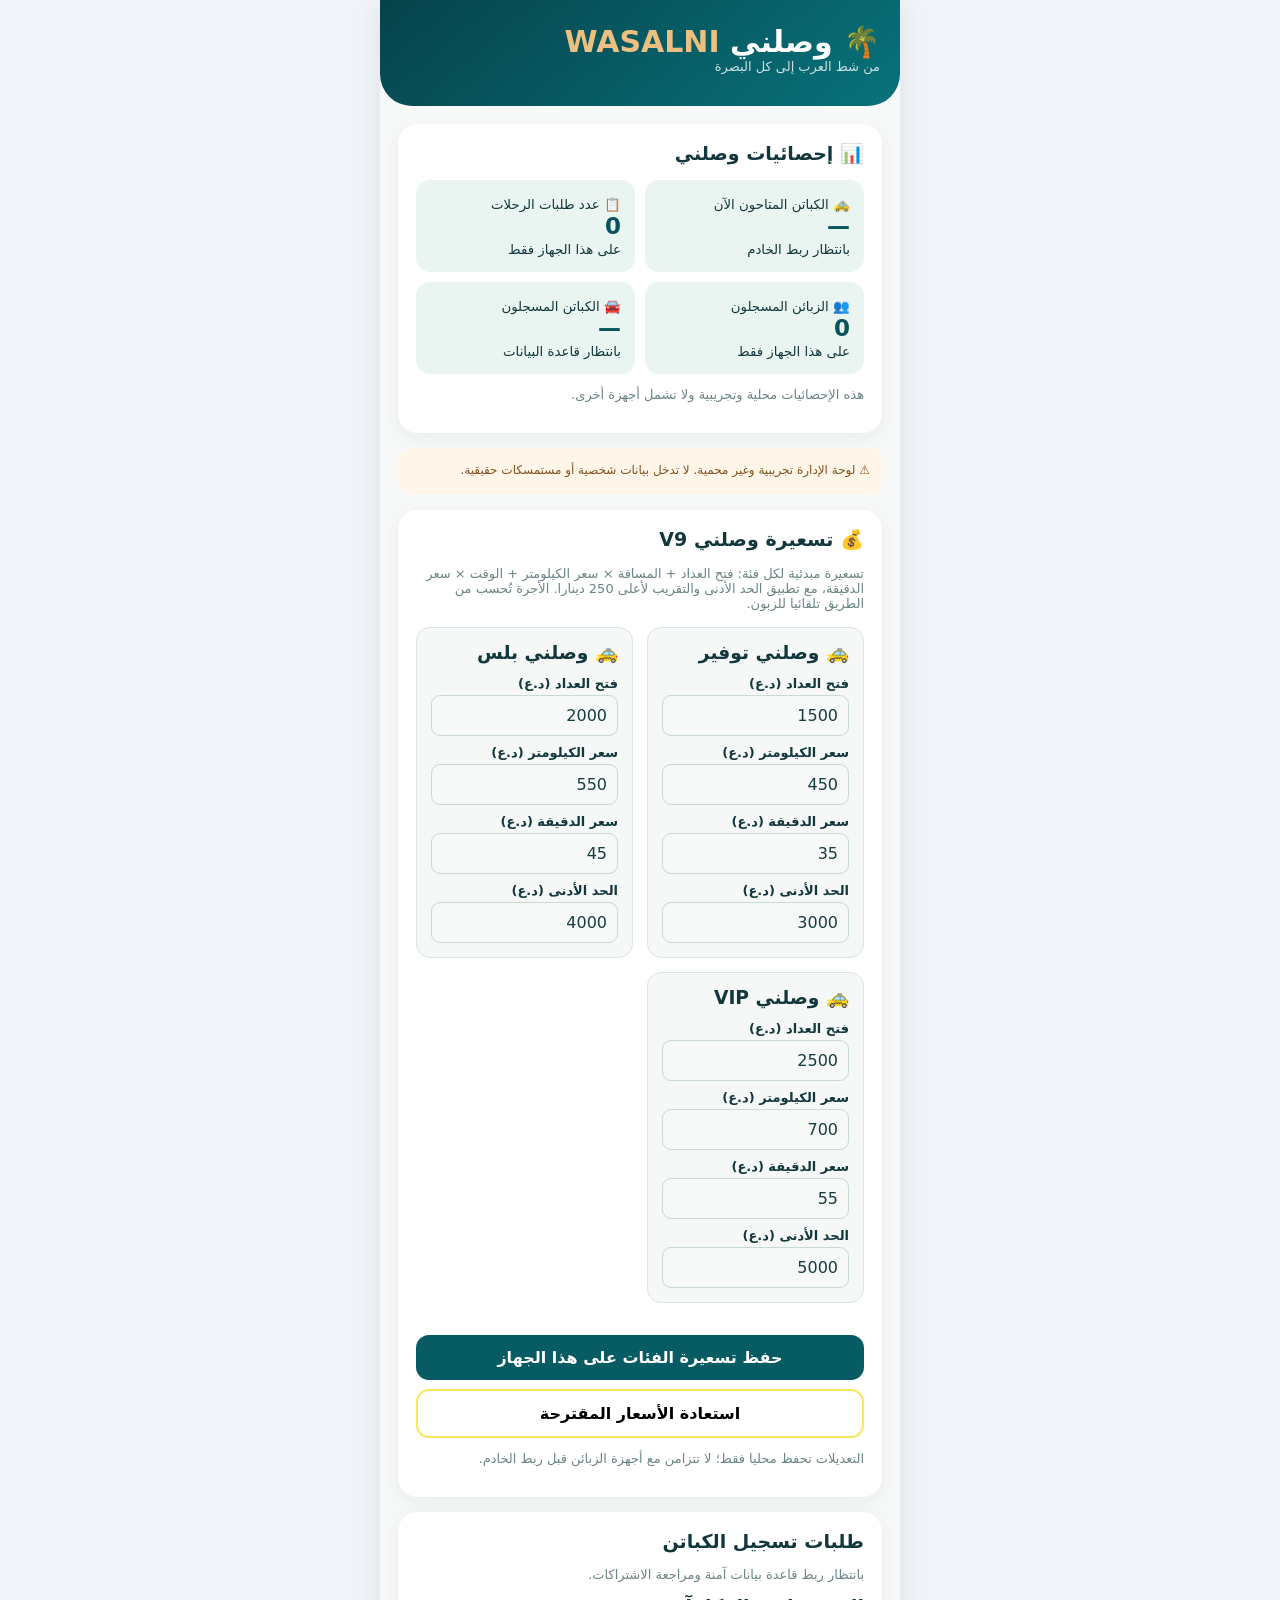
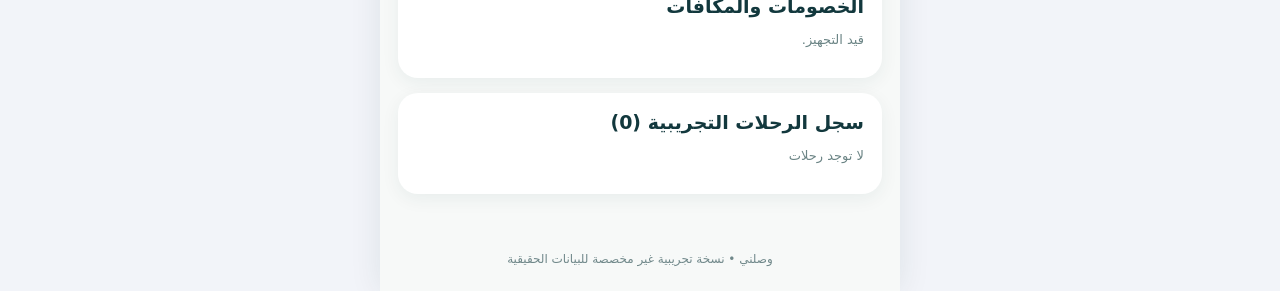
<file: admin.html>
<!doctype html><html lang="ar" dir="rtl"><head><meta charset="utf-8"><meta name="viewport" content="width=device-width,initial-scale=1"><meta name="theme-color" content="#07545c"><link rel="manifest" href="manifest.webmanifest"><link rel="stylesheet" href="style.css?v=14-20261116"><title>وصلني | الإدارة</title></head><body><div id="app"></div><script src="app.js?v=14-20261116"></script></body></html>
</file>
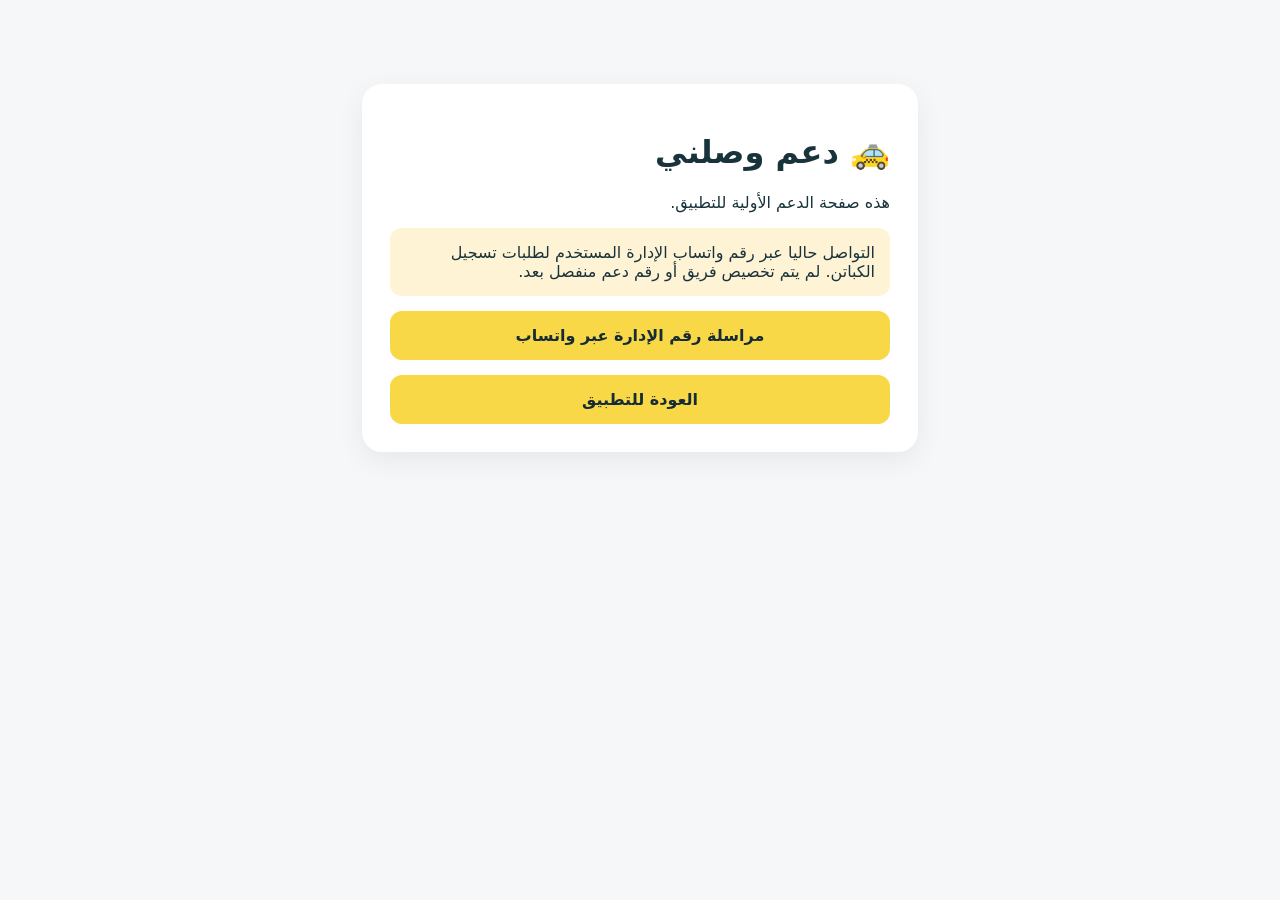
<file: support.html>
<!doctype html><html lang="ar" dir="rtl"><head><meta charset="utf-8"><meta name="viewport" content="width=device-width,initial-scale=1"><title>وصلني | الدعم</title><style>body{font-family:system-ui;background:#f5f7f9;color:#18333b;margin:0;padding:24px}.card{max-width:500px;margin:60px auto;background:white;padding:28px;border-radius:20px;box-shadow:0 8px 28px #0001}a{display:block;margin-top:15px;padding:15px;background:#f9d847;border-radius:12px;text-decoration:none;color:#152b35;text-align:center;font-weight:bold}.notice{background:#fff3d6;padding:15px;border-radius:12px}</style></head><body><div class="card"><h1>🚕 دعم وصلني</h1><p>هذه صفحة الدعم الأولية للتطبيق.</p><div class="notice">التواصل حاليا عبر رقم واتساب الإدارة المستخدم لطلبات تسجيل الكباتن. لم يتم تخصيص فريق أو رقم دعم منفصل بعد.</div><a href="https://wa.me/96598056128">مراسلة رقم الإدارة عبر واتساب</a><a href="./">العودة للتطبيق</a></div></body></html>
</file>
<file: style.css>
:root{font-family:system-ui,-apple-system,'Segoe UI',sans-serif;color:#12383d;background:#eaf1f0}*{box-sizing:border-box}body{margin:0}.shell{max-width:520px;margin:auto;min-height:100vh;background:#f7f9f8;box-shadow:0 0 30px #00333318}.hero{background:linear-gradient(140deg,#06434b,#08727b);color:white;padding:24px 20px 32px;border-radius:0 0 32px 32px}.brand{font-size:30px;font-weight:900}.sub{opacity:.8;font-size:13px}.tabs{display:flex;gap:7px;margin-top:22px}.tabs a{color:white;text-decoration:none;background:#ffffff24;border-radius:12px;padding:10px;flex:1;text-align:center;font-size:13px}.tabs a.active{background:#e7ad6d;color:#133e42;font-weight:bold}main{padding:18px}.card{background:white;border-radius:20px;padding:18px;margin-bottom:15px;box-shadow:0 5px 18px #163f4510}.card h2{margin:0 0 15px;font-size:19px}label{display:block;font-weight:700;font-size:13px;margin:12px 0 6px}input,select{width:100%;border:1px solid #d7e5e3;background:#f6f9f8;border-radius:12px;padding:13px;font:inherit;color:#173c40}button{cursor:pointer;border:0;border-radius:13px;padding:13px 16px;font:inherit;font-weight:800}.primary{background:#075b63;color:white;width:100%;margin-top:16px}.secondary{background:#e7f1f0;color:#07545c}.danger{background:#fff0e9;color:#a43d19}.pill{display:inline-block;background:#e4f4f1;color:#06646a;padding:6px 10px;border-radius:30px;font-size:12px;font-weight:800}.places{display:grid;grid-template-columns:repeat(2,1fr);gap:10px}.place{background:#eff7f5;border:1px solid #d7e9e6;text-align:center;color:#16545b}.classes{display:grid;grid-template-columns:repeat(3,1fr);gap:8px}.classbtn{background:#edf5f3;color:#15565b;font-size:13px}.classbtn.selected{outline:2px solid #08727b;background:#d6eeeb}.map{height:160px;border-radius:16px;background:linear-gradient(120deg,#e6eee8 0 35%,#d0e6dc 35% 37%,#f2e9d8 37% 65%,#b4dce0 65% 72%,#e7efe8 72%);display:grid;place-items:center;color:#085b65;font-weight:900;text-align:center;margin-bottom:14px}.row{display:flex;justify-content:space-between;align-items:center;gap:8px}.muted{color:#6b8485;font-size:13px}.statgrid{display:grid;grid-template-columns:repeat(2,1fr);gap:10px}.stat{background:#eaf5f2;padding:14px;border-radius:14px}.stat strong{display:block;font-size:23px;color:#07545c}.order{border:1px solid #e2ece9;border-radius:14px;padding:13px;margin-top:12px}.order p{margin:7px 0}.actions{display:flex;gap:8px}.actions button{flex:1}.notice{background:#fff5e8;padding:12px;border-radius:12px;color:#80521b;font-size:12px;line-height:1.8}.footer{text-align:center;padding:25px;color:#70888a;font-size:12px}button:disabled{opacity:.5;cursor:not-allowed}
.realmap{height:270px;border-radius:16px;overflow:hidden;background:#d8e9e4;margin-bottom:8px;z-index:0}.vehiclegrid{display:grid;grid-template-columns:repeat(3,minmax(0,1fr));gap:8px}.vehicle{background:#eff6f3;border:2px solid transparent;display:flex;flex-direction:column;align-items:center;gap:5px;padding:12px 5px;color:#12494d;font-size:12px}.vehicle small{font-size:10px;font-weight:400}.vehicle strong{font-size:12px}.vehicle.selected{border-color:#08727b;background:#d9efeb}.fare{background:#e4f3ed;padding:16px;border-radius:14px;display:flex;justify-content:space-between;align-items:center;margin-top:16px;gap:8px}.fare strong{font-size:20px}input[type=range]{padding:0;accent-color:#08727b}.notice{margin-bottom:16px}
/* WASLNY V5 - mobile customer booking */
body{background:#f2f4f9}.taxi-app{max-width:540px;margin:auto;min-height:100dvh;background:#f6f7fb;color:#202d41;font-family:system-ui,-apple-system,'Segoe UI',sans-serif}.taxi-app button{font-family:inherit}.home-head{display:flex;justify-content:space-between;align-items:center;padding:32px 23px 16px}.logo-mark{font-size:29px;color:#192b40;display:flex;align-items:center;gap:8px}.logo-mark small{font-size:10px;letter-spacing:2px;align-self:end;margin-bottom:4px}.city-pill{background:#e8ebf3;padding:13px 17px;border-radius:30px;font-weight:800}.hello{padding:12px 25px 18px;font-size:30px;font-weight:900;text-align:right}.hello p{font-size:16px;color:#8490a2;font-weight:500;margin:4px 0}.hero-taxi{margin:16px 23px;border-radius:25px;background:#203147;min-height:220px;display:flex;align-items:center;justify-content:space-around;color:white;padding:20px;gap:10px;overflow:hidden}.hero-car{font-size:82px;filter:drop-shadow(0 10px 5px #0004)}.hero-taxi h1{font-size:24px;margin:12px 0}.hero-taxi small{color:#f5e876}.hero-taxi button,.yellow-btn{background:#fff04d;color:#253147;font-weight:900}.hero-taxi button{padding:12px 20px;border-radius:30px}.promo{background:#fff04d;margin:20px 23px;border-radius:24px;display:flex;align-items:center;gap:15px;padding:25px;font-size:30px}.promo div{font-size:18px}.promo p{font-size:13px;margin:7px 0}.bottom-nav{position:fixed;bottom:0;left:50%;transform:translateX(-50%);width:min(100%,540px);display:flex;justify-content:space-around;background:white;padding:12px 10px 20px;box-shadow:0 -4px 15px #0001}.bottom-nav span{display:grid;text-align:center;font-size:28px;color:#8895a7}.bottom-nav small{font-size:12px}.bottom-nav .active{color:#1f3047}.map-screen,.review-screen,.search-screen{position:relative;min-height:100dvh}.booking-map{position:absolute;inset:0 0 0;z-index:0}.map-top{position:absolute;top:20px;left:15px;right:15px;display:flex;gap:12px;align-items:center;z-index:500}.map-top-label{flex:1;background:white;border-radius:30px;padding:16px 10px;text-align:center;font-weight:800;box-shadow:0 3px 12px #0002}.round-btn,.review-back{width:48px;height:48px;background:white;border-radius:50%;box-shadow:0 3px 12px #0002;font-size:24px}.center-pin{position:absolute;top:43%;left:50%;transform:translate(-50%,-100%);font-size:40px;z-index:450;pointer-events:none;filter:drop-shadow(0 4px 3px #0005)}.map-sheet,.review-sheet,.search-sheet{background:#fff;border-radius:30px 30px 0 0;padding:20px 20px 30px;box-shadow:0 -5px 24px #0001}.map-sheet{position:absolute;bottom:0;left:0;right:0;z-index:600}.sheet-handle{height:5px;width:75px;border-radius:9px;background:#fff04d;margin:0 auto 22px}.map-sheet h2,.review-sheet h2{font-size:18px;text-align:right;margin:0 0 17px}.place-field{background:#f4f6fa;border-radius:14px;padding:14px;display:flex;align-items:center;gap:10px;font-size:13px;margin:8px 0;min-height:55px}.place-field span{flex:1;direction:ltr;text-align:right}.place-field button{background:#e5e9f0;color:#27364b;font-size:12px;padding:7px}.yellow-btn{display:block;width:100%;margin-top:16px;padding:16px;border-radius:17px;font-size:16px}.yellow-btn:disabled{opacity:.5}.fine-print{font-size:11px;color:#8b96a6;line-height:1.6;text-align:center}.route-map{height:37vh;min-height:230px;position:relative}.review-back{position:absolute;top:18px;right:18px;z-index:500}.review-sheet{position:relative;margin-top:-23px;z-index:500;padding-bottom:35px}.stop-btn{width:100%;background:#fffce1;border:1px solid #f2e56e;color:#26384a;text-align:right;margin:10px 0}.fare-status{background:#edf6f3;color:#17645d;padding:13px;border-radius:12px;margin:10px 0;font-weight:700;font-size:13px}.tier{width:100%;display:flex;align-items:center;gap:12px;background:#fff;border:2px solid #e9edf3;border-radius:17px;margin:9px 0;padding:12px;text-align:right;color:#243248}.tier.chosen{border-color:#f5de30;background:#fffef0}.tier-icon{background:#fff57a;padding:12px;border-radius:13px;font-size:22px}.tier span:nth-child(2){flex:1;display:grid;gap:3px}.tier small{color:#8390a0;font-size:11px}.tier strong{font-size:15px;white-space:nowrap}.pay-row{display:flex;justify-content:space-between;padding:16px 3px;border-top:1px solid #edf0f4;margin-top:15px}.extras{display:grid;grid-template-columns:1fr 1fr;gap:10px}.extras label{font-size:12px}.extras input{font-size:12px;padding:10px;margin-top:7px}.schedule-btn{width:100%;border:2px solid #f7e657;background:white;margin-top:9px}.search-top{padding:20px;display:flex;justify-content:space-between;font-weight:900}.search-top span{font-size:11px;color:#8894a5}.search-map{height:52vh}.search-sheet{position:relative;margin-top:-20px;text-align:center}.pulse-car{width:90px;height:90px;background:#fff7a1;border-radius:50%;display:grid;place-items:center;margin:0 auto;font-size:44px;box-shadow:0 0 0 14px #fffbd6,0 0 0 29px #fffef0}.search-sheet h2{margin-top:45px}.search-sheet p{color:#8490a2}.search-summary{background:#f4f6fa;padding:14px;border-radius:14px;line-height:2;font-weight:800}.search-summary small{font-weight:400;color:#a05236}.cancel-btn{width:100%;background:#e74650;color:white;margin-top:17px;padding:15px}

/* V9 category-specific fare management */
.tariff-grid{display:grid;grid-template-columns:repeat(auto-fit,minmax(200px,1fr));gap:14px;margin:16px 0}.tariff-card{background:#f5f8f7;border:1px solid #d7e6e2;border-radius:14px;padding:14px}.tariff-card h3{margin:0 0 12px}.tariff-card label{display:block;margin:9px 0 4px}.tariff-card input{width:100%;box-sizing:border-box;padding:10px;border:1px solid #c9d9d4;border-radius:9px}

/* V10 map-first Basra interface; booking engine remains V9 */
.v10{min-height:100dvh;background:#f3f7f9;color:#122c40;padding-bottom:104px;font-family:system-ui,-apple-system,'Segoe UI',sans-serif}.v10 button{font:inherit;cursor:pointer}.v10-head{height:94px;background:linear-gradient(135deg,#052b46,#075879);display:flex;align-items:center;justify-content:space-between;padding:14px 18px;color:white}.v10-brand{display:flex;align-items:center;gap:10px}.v10-pin{background:#ffbd12;color:#062b46;font-size:28px;width:42px;height:42px;border-radius:14px;display:grid;place-items:center}.v10-brand b{font-size:24px;display:block;line-height:1}.v10-brand b small{font-size:10px;letter-spacing:1px}.v10-brand div>span{font-size:11px;color:#c8e1e7}.v10-city{font-size:13px;background:#ffffff25;border-radius:30px;padding:9px}.v10-map-wrap{height:34vh;min-height:245px;max-height:360px;position:relative;background:#dce9e9}.v10-map{width:100%;height:100%;z-index:0}.v10-map-fallback{height:100%;display:grid;place-content:center;text-align:center;color:#4b707d}.v10-map-fallback small{font-size:11px}.v10-locate{position:absolute;bottom:15px;left:15px;background:white;color:#092f46;z-index:500;border-radius:50%;width:46px;height:46px;box-shadow:0 3px 12px #0002;font-size:27px}.v10-book{position:relative;margin:-15px 13px 0;background:white;border-radius:24px;padding:17px 16px 16px;box-shadow:0 9px 24px #0d2b3b17;z-index:1}.v10-book h2{font-size:19px;margin:0 0 13px}.v10-book h2 span{display:block;font-size:13px;color:#6c7e8c;font-weight:500;margin-top:4px}.v10-place{display:flex;width:100%;align-items:center;gap:12px;background:#f6f9fb;border:1px solid #e3eaf0;border-radius:15px;text-align:right;margin:8px 0;padding:12px;color:#122d40}.v10-place span{flex:1}.v10-place small{display:block;font-size:11px;color:#6b8190}.v10-place b{display:block;font-size:14px;margin-top:3px}.v10-place strong{font-size:19px}.v10-dot{height:13px;width:13px;border-radius:50%;background:#009e90;box-shadow:0 0 0 4px #dff6ef}.v10-dot.red{background:#e54a50;box-shadow:0 0 0 4px #ffe8ea}.v10-go{display:flex;justify-content:space-between;align-items:center;width:100%;margin-top:11px;background:#ffbf0c;color:#092e45;font-weight:900!important;font-size:17px!important;padding:15px 17px;border-radius:15px}.v10-ad{margin:18px 13px 0;border-radius:19px;overflow:hidden;background:linear-gradient(115deg,#063450,#0c6580);color:white;min-height:120px}.v10-ad-label{font-size:10px;background:#ffc323;color:#123047;display:inline-block;border-radius:0 0 0 12px;padding:5px 12px;font-weight:800}.v10-ad-content{display:flex;align-items:center;padding:9px 15px 15px;gap:15px}.v10-palm{font-size:46px}.v10-ad b{font-size:16px}.v10-ad p{margin:4px 0;font-size:12px}.v10-ad small{font-size:10px;color:#b6d4e0}.v10-shortcuts{display:grid;grid-template-columns:repeat(3,1fr);gap:9px;margin:14px 13px}.v10-shortcuts button{background:white;box-shadow:0 3px 10px #0000000d;border-radius:14px;color:#143b54;font-size:23px;padding:12px 5px}.v10-shortcuts small{display:block;font-size:12px;margin-top:4px}.v10-demo{font-size:11px;line-height:1.7;color:#687b87;margin:12px 17px}.v10-nav{position:fixed;bottom:0;left:50%;transform:translateX(-50%);width:100%;max-width:560px;height:76px;z-index:1000;background:white;border-top:1px solid #e4edf2;display:grid;grid-template-columns:repeat(4,1fr);box-shadow:0 -5px 20px #082f4c12;padding-bottom:env(safe-area-inset-bottom)}.v10-nav button{background:none;border:0;border-radius:0;display:flex;flex-direction:column;align-items:center;justify-content:center;gap:2px;color:#81919e}.v10-nav button.on{color:#053d59;font-weight:900}.v10-nav button span{font-size:25px;line-height:1.2}.v10-nav button.on span{background:#ffbf0c;border-radius:12px;padding:3px 13px}.v10-nav button small{font-size:11px}.v10-page{padding:0 14px 110px}.v10-pagehead{margin:0 -14px 20px;background:#073d5a;color:white;padding:35px 23px 25px}.v10-pagehead h1{margin:0;font-size:26px}.v10-pagehead p{font-size:13px;opacity:.8}.v10-panel{background:white;border-radius:20px;padding:17px;margin-bottom:16px;box-shadow:0 4px 15px #092e4410}.v10-panel h3{margin:0 0 12px}.v10-panel p{color:#657b88}.v10-order{border-bottom:1px solid #e6edf0;padding:12px 0}.v10-order small{display:block;color:#70818d;margin-top:5px}.v10-balance{background:linear-gradient(120deg,#063652,#0b7390);color:white;padding:24px;border-radius:20px;margin-bottom:17px}.v10-balance small,.v10-balance span{display:block;color:#d0e7ee}.v10-balance strong{display:block;font-size:30px;margin:13px 0}.v10-action{display:flex;align-items:center;gap:14px;text-align:right;width:100%;background:white;border:0;border-bottom:1px solid #e6edf0;border-radius:0;color:#0a3854;font-size:21px;padding:16px 4px}.v10-action span{flex:1;font-size:14px;font-weight:800}.v10-action small{display:block;color:#788a96;font-size:11px;font-weight:400;margin-top:5px}.v10-profile{display:flex;gap:17px;align-items:center}.v10-profile h2{margin:0}.v10-profile p{margin:4px 0}.v10-avatar{background:#fff4cc;border-radius:50%;font-size:35px;padding:16px}.taxi-app{max-width:560px;margin:auto}

/* V11 approved blue/gold Basra identity: map visible immediately */
.v11{background:#f3f5f9}.v11-hero{background:linear-gradient(155deg,#00476d,#006a91 58%,#e6a960);color:white;padding:20px 20px 23px;border-radius:0 0 26px 26px}.v11-top{display:flex;justify-content:space-between;align-items:center;gap:12px}.v11-bell,.v11-lang{background:#063e5e88;border:1px solid #ffffff80;color:white;border-radius:15px;padding:9px 12px;font-size:17px}.v11-logo{display:flex;align-items:center;gap:5px}.v11-mark{font-size:35px}.v11-logo strong{font-size:35px;line-height:1;display:block}.v11-logo small{display:block;letter-spacing:4px;font-size:11px;font-weight:800}.v11-tag{text-align:center;font-size:13px;letter-spacing:.3px;margin:13px 0 18px;color:#ffde72}.v11-hero h2{font-size:23px;margin:0 0 4px}.v11-hero>p:last-child{font-size:14px;margin:0;color:#f0f5f8}.v11-map{height:34vh;min-height:245px;max-height:360px;position:relative;background:#dbe9e9;overflow:hidden}.v11-map-title{position:absolute;top:12px;right:12px;z-index:500;background:#ffffffed;color:#083e5e;padding:9px 12px;border-radius:20px;font-size:12px;font-weight:800;box-shadow:0 2px 10px #0002}.v11-book{background:white;border-radius:24px;margin:-15px 13px 0;padding:14px 14px 18px;position:relative;z-index:600;box-shadow:0 6px 22px #003b591f}.v11-modes{display:grid;grid-template-columns:repeat(3,1fr);background:#f0f3f7;border-radius:16px;padding:4px;gap:3px;margin-bottom:12px}.v11-modes button{border-radius:13px;background:transparent;color:#143c56;padding:10px 2px;font-size:21px}.v11-modes button.active{background:#063e63;color:white}.v11-modes small{display:block;font-size:11px;margin-top:4px;font-weight:800}.v11-place{display:flex;align-items:center;gap:12px;width:100%;background:white;border:1px solid #dbe3ea;color:#183850;border-radius:16px;text-align:right;padding:12px;margin:9px 0}.v11-place>span{font-size:25px}.v11-place div{flex:1}.v11-place strong{display:block;font-size:15px}.v11-place small{display:block;color:#8b97a6;margin-top:4px;font-size:12px}.v11-place b{font-size:22px;color:#00658c}.v11-go{background:linear-gradient(90deg,#ffb900,#ffe24a);border-radius:17px;color:#0a3452;font-size:19px!important;font-weight:900!important;padding:17px;width:100%;margin-top:8px}.v11-ad{margin:18px 13px;background:linear-gradient(110deg,#003958,#0a6485);border-radius:20px;color:white;overflow:hidden}.v11-ad-tag{display:inline-block;background:#ffcb31;color:#103950;padding:4px 12px;font-size:10px;font-weight:800;border-radius:0 0 0 12px}.v11-ad-body{display:flex;align-items:center;gap:16px;padding:12px 16px 20px}.v11-ad-art{font-size:52px}.v11-ad h3{color:#ffd04d;font-size:20px;margin:0 0 5px}.v11-ad p{font-size:12px;line-height:1.6;margin:0 0 5px}.v11-ad small{font-size:10px;color:#c9e4ed}.v11-quick{display:grid;grid-template-columns:repeat(4,1fr);gap:8px;margin:0 13px 10px}.v11-quick button{background:white;color:#064666;border-radius:15px;padding:12px 3px;font-size:24px;box-shadow:0 2px 12px #002b4b13}.v11-quick small{display:block;font-size:10px;font-weight:800;margin-top:4px}.v11 .v10-nav{background:#053e61;border:0;border-radius:20px 20px 0 0}.v11 .v10-nav button{color:#e5eff5}.v11 .v10-nav button.on{color:#ffd13d}.v11 .v10-nav button.on span{background:#ffc52d;color:#073d60}
/* V12: two switchable themes, heritage is the default */
body[data-waslny-theme="heritage"] .v11{background:#faf4ea;color:#482c22}
body[data-waslny-theme="heritage"] .v11-hero{background:linear-gradient(130deg,#743829,#a45138 62%,#e9b77a)}
body[data-waslny-theme="heritage"] .v11-book,body[data-waslny-theme="heritage"] .v11-quick button{background:#fffaf3;color:#592d22}
body[data-waslny-theme="heritage"] .v11-go{background:linear-gradient(90deg,#9b432c,#c66b46);color:#fff}
body[data-waslny-theme="heritage"] .v11-ad{background:linear-gradient(115deg,#7e3528,#c18456)}
body[data-waslny-theme="heritage"] .v11 .v10-nav{background:#6e3328}
body[data-waslny-theme="heritage"] .v11 .v10-nav button.on{color:#fff1d3}
body[data-waslny-theme="night"] .v11{background:#08182d;color:#f6f7fb}
body[data-waslny-theme="night"] .v11-hero{background:linear-gradient(130deg,#07142a,#0b315c 65%,#b58429)}
body[data-waslny-theme="night"] .v11-book,body[data-waslny-theme="night"] .v11-quick button{background:#142944;color:#fff}
body[data-waslny-theme="night"] .v11-place{background:#203550;color:#fff;border-color:#47617d}
body[data-waslny-theme="night"] .v11-place strong{color:#fff}
body[data-waslny-theme="night"] .v11-modes{background:#1b3654}
body[data-waslny-theme="night"] .v11-modes button{color:#fff}
body[data-waslny-theme="night"] .v11 .v10-nav{background:#07162c}
.theme-picker{background:#fff8e9;border:1px solid #e8d8c3;border-radius:15px;padding:14px;margin-bottom:10px}
.theme-choice{width:100%;padding:14px;margin:5px 0;background:#f2eee9;color:#30241f;text-align:right;border-radius:12px}
.female-driver{display:flex;gap:9px;align-items:center;background:#fff0f8;border:1px solid #f4b5d7;border-radius:12px;padding:13px;color:#723b5e;font-weight:700;font-size:13px}
.female-driver input{width:20px;height:20px}

/* V13 visual rebuild — heritage default / midnight alternative */
.v13{min-height:100vh;background:#fbf7f0!important;padding-bottom:95px;color:#50291d!important}
.v13-head{height:205px;background:linear-gradient(155deg,#fff9ef,#f4dfc3 75%,#e8c7a3);overflow:hidden;position:relative}
.v13-top{height:77px;display:flex;align-items:center;justify-content:space-between;padding:13px 19px;position:relative;z-index:2}
.v13-brand{display:flex;align-items:center;gap:8px}.v13-brand strong{display:block;font-size:29px;line-height:1;color:#713529;font-weight:950}.v13-brand small{display:block;font-size:11px;letter-spacing:2px;color:#713529;font-weight:800;text-align:center;margin-top:4px}.v13-logo{background:#8e3d2a;color:#fff;border-radius:13px;padding:9px;font-size:20px}.v13-menu,.v13-bell{background:transparent;color:#783f2c;font-size:22px;padding:5px}
.v13-skyline{height:128px;position:relative;background:linear-gradient(0deg,#dfb184 0%,transparent 44%)}.v13-copy{position:absolute;right:21px;top:5px;z-index:2;display:flex;flex-direction:column;gap:4px;color:#663022}.v13-copy b{font-size:24px}.v13-copy span{font-size:17px;font-weight:800}.v13-scenery{position:absolute;left:0;bottom:0;display:flex;align-items:end;justify-content:space-between;width:100%;font-size:55px;opacity:.75;color:#8b4c2e;pointer-events:none}.v13-scenery span{font-size:100px;line-height:.7;color:#a76a48}
.v13-map-wrap{height:245px;position:relative;overflow:hidden;background:#e8ebe4}.v13-map-wrap .v10-map{height:100%!important;border-radius:0!important}.v13-map-wrap .v10-locate{position:absolute;right:15px;bottom:18px;z-index:500;background:#fff;color:#743a29;border-radius:50%;box-shadow:0 2px 12px #0002}.v13-map-label{position:absolute;top:10px;right:12px;z-index:400;background:#fffdf4eb;border-radius:18px;padding:6px 12px;font-size:11px;font-weight:800;color:#71422f}
.v13-book{position:relative;background:#fffaf3;border-radius:25px;margin:-15px 12px 0;padding:14px 13px 18px;z-index:400;box-shadow:0 7px 24px #673a221c;border:1px solid #ead9c5}.v13-book h2{text-align:center;background:#9d4b32;color:#fff;font-size:23px;padding:8px 22px;border-radius:28px;width:max-content;margin:-31px auto 14px;box-shadow:0 3px 8px #4a261f26}.v13-book .v11-place{border:1px solid #e7d9c9;background:#fffaf5;margin:8px 0;padding:12px 10px}.v13-book .v11-place strong{color:#533326}.v13-book .v11-place small{color:#84766c}.v13-green{color:#11826c!important}.v13-red{color:#aa4c36!important}.v13-shortcuts{display:flex;gap:7px;margin:12px 0}.v13-shortcuts button{flex:1;background:#f4e9db;color:#6e3a29;padding:9px 3px;font-size:12px;border:1px solid #e6d5bf}.v13-shortcuts button:first-child{background:#e4d0b5}.v13 .v11-go{background:#9d422e!important;color:white!important;font-size:17px!important;border-radius:15px}.v13 .v11-ad{margin:14px 12px;background:linear-gradient(110deg,#8b432d,#ce9666);border:1px solid #e3b78b}.v13 .v11-ad-tag{background:#f3d5a3;color:#6a3926}.v13 .v11-ad h3{color:#fff5dc}.v13 .v11-quick button{background:#fff9f0;color:#7d3c2d;border:1px solid #efdfcc}.v13 .v10-nav{position:fixed!important;bottom:0;left:50%;transform:translateX(-50%);max-width:520px;width:100%;z-index:1000;background:#fff9f0!important;border-top:1px solid #ead7c2!important;border-radius:18px 18px 0 0!important;box-shadow:0 -4px 20px #0001}.v13 .v10-nav button{color:#714737!important}.v13 .v10-nav button.on{color:#9a432e!important}.v13 .v10-nav button.on span{background:#9d432f!important;color:#fff!important}
body[data-waslny-theme="night"] .v13{background:#07172d!important;color:#fff!important}body[data-waslny-theme="night"] .v13-head{background:linear-gradient(140deg,#07152e,#103762 75%,#0b1c36)}body[data-waslny-theme="night"] .v13-skyline{background:linear-gradient(0deg,#0a2448,transparent)}body[data-waslny-theme="night"] .v13-brand strong,body[data-waslny-theme="night"] .v13-brand small,body[data-waslny-theme="night"] .v13-copy,body[data-waslny-theme="night"] .v13-menu,body[data-waslny-theme="night"] .v13-bell{color:#fff}body[data-waslny-theme="night"] .v13-logo{background:#ffc52d}body[data-waslny-theme="night"] .v13-scenery{color:#ffc94c;opacity:.55}body[data-waslny-theme="night"] .v13-book{background:#122846;border-color:#315277}body[data-waslny-theme="night"] .v13-book h2{background:#ffcb31;color:#0b2444}body[data-waslny-theme="night"] .v13-book .v11-place{background:#1b3657;border-color:#355576}body[data-waslny-theme="night"] .v13-book .v11-place strong{color:#fff}body[data-waslny-theme="night"] .v13-book .v11-place small{color:#a8bfd4}body[data-waslny-theme="night"] .v13-shortcuts button{background:#19385b;color:#fff;border-color:#315579}body[data-waslny-theme="night"] .v13 .v11-go{background:#ffca25!important;color:#0b2241!important}body[data-waslny-theme="night"] .v13 .v11-ad{background:linear-gradient(110deg,#0d345a,#164d79)}body[data-waslny-theme="night"] .v13 .v11-quick button{background:#132d4c;color:#ffda67;border-color:#294a6b}body[data-waslny-theme="night"] .v13 .v10-nav{background:#07152c!important;border-color:#284360!important}body[data-waslny-theme="night"] .v13 .v10-nav button{color:#d1e2f3!important}body[data-waslny-theme="night"] .v13 .v10-nav button.on{color:#ffd139!important}body[data-waslny-theme="night"] .v13 .v10-nav button.on span{background:#ffca27!important;color:#07152c!important}

/* V14 — full visual rebuild based on approved screen hierarchy */
.v14{--bg:#faf6ef;--ink:#542e24;--card:#fffaf3;--accent:#994a35;--accent-text:#fff;--muted:#8b7a6e;--border:#eadbc8;--mapfilter:none;background:var(--bg)!important;color:var(--ink)!important;max-width:540px;margin:auto;padding-bottom:118px}
.v14 button{cursor:pointer}.v14-hero{height:280px;position:relative;overflow:hidden;background:#c99268 url('basra-scene.svg') center 44%/cover no-repeat;color:#fff}.v14-hero-shade{position:absolute;inset:0;background:linear-gradient(90deg,#44221ba6,#47231c36 75%),linear-gradient(0deg,#281a159c,transparent 65%)}.v14-top{position:relative;z-index:2;display:flex;align-items:center;justify-content:space-between;padding:16px 20px}.v14-brand{display:flex;align-items:center;gap:10px}.v14-brand strong{font-size:30px;font-weight:950;line-height:1;display:block}.v14-brand small{font-size:11px;letter-spacing:3px;font-weight:900}.v14-brand-pin{display:grid;place-items:center;background:#f8c12b;border-radius:50% 50% 50% 3px;transform:rotate(-35deg);width:43px;height:43px;font-size:22px}.v14-icon-btn{background:#ffffff30;border:1px solid #ffffff60;color:white;border-radius:14px;padding:9px 12px;font-size:22px;backdrop-filter:blur(8px)}.v14-hero-copy{position:absolute;z-index:2;right:22px;top:108px}.v14-kicker{font-size:12px;font-weight:800;color:#ffe5b5}.v14-hero-copy h1{font-size:31px;line-height:1.25;margin:5px 0 7px;font-weight:950;text-shadow:0 2px 8px #0004}.v14-hero-copy p{font-size:13px;margin:0;color:#ffe9ce}.v14-hero-bottom{position:absolute;bottom:12px;right:20px;left:20px;display:flex;gap:12px;align-items:center;z-index:2;font-size:11px;color:#fff1df}.v14-hero-bottom span{color:#ffd367}.v14-map-wrap{height:285px;position:relative;background:#dfe9e8;overflow:hidden}.v14-map-wrap .v10-map{height:100%!important;border-radius:0!important;filter:var(--mapfilter)}.v14-map-chip{position:absolute;z-index:450;right:14px;top:14px;border-radius:20px;background:#fffdf6eb;color:#4e3d34;padding:9px 13px;font-size:12px;font-weight:800;box-shadow:0 2px 9px #0002}.v14-map-chip:first-letter{color:#12a18a}.v14-locate{position:absolute!important;z-index:500!important;bottom:18px!important;right:18px!important;border-radius:50%!important;background:white!important;color:#6a4336!important;box-shadow:0 2px 12px #0003!important}.v14-book{position:relative;z-index:600;background:var(--card);border:1px solid var(--border);border-radius:25px;margin:-15px 12px 0;padding:19px 15px 17px;box-shadow:0 8px 25px #00000015}.v14-book-title{display:flex;align-items:center;justify-content:center;gap:12px;margin:0 0 14px}.v14-mini-pin{font-size:25px}.v14-book-title h2{font-size:24px;margin:0;color:var(--ink)}.v14-book-title p{font-size:12px;margin:2px 0;color:var(--muted)}.v14-fields{position:relative}.v14-fields .v11-place{background:var(--card)!important;border:1px solid var(--border)!important;border-radius:15px;padding:13px 14px;margin:7px 0;color:var(--ink)!important;display:flex;gap:12px;align-items:center}.v14-fields .v11-place strong{color:var(--ink)!important}.v14-fields .v11-place small{color:var(--muted)!important}.v14-fields .v11-place b{color:var(--muted)}.v14-dot{width:14px;height:14px;border-radius:50%;flex-shrink:0;border:4px solid white;box-shadow:0 0 0 2px currentColor}.v14-dot.green{color:#148b74;background:#148b74}.v14-dot.red{color:#b95742;background:#b95742}.v14-connector{position:absolute;right:20px;top:53px;height:26px;border-right:2px dotted #c8b6a5;z-index:2}.v14-ride-types{display:grid;grid-template-columns:repeat(3,1fr);gap:7px;margin:14px 0}.v14-ride-types button{background:transparent;border:1px solid var(--border);color:var(--ink);font-size:12px;padding:11px 2px;border-radius:13px}.v14-ride-types button.on{background:#e7d3b6;border-color:#cfa67d}.v14-ride-types span{display:block;margin-top:4px}.v14 .v11-go{background:var(--accent)!important;color:var(--accent-text)!important;border-radius:15px;font-size:17px!important;padding:17px 15px;display:flex;justify-content:center;gap:16px}.v14 .v11-go span{font-size:20px}.v14-ad{margin:17px 13px 14px;min-height:124px;border-radius:18px;overflow:hidden;display:flex;background:#d3a77e;color:#45291f;position:relative}.v14-ad-visual{width:39%;background:url('basra-scene.svg') 12% 55%/auto 165% no-repeat}.v14-ad-content{padding:17px 9px;flex:1}.v14-ad-content small{font-size:10px;background:#fff7e4;border-radius:8px;padding:4px 7px}.v14-ad-content h3{font-size:17px;margin:9px 0 5px}.v14-ad-content p{font-size:11px;margin:0}.v14-quick{display:grid;grid-template-columns:repeat(4,1fr);gap:8px;margin:0 13px}.v14-quick button{background:var(--card);color:var(--ink);border:1px solid var(--border);border-radius:14px;font-size:25px;padding:10px 2px}.v14-quick small{display:block;font-size:11px;margin-top:3px}.v14 .v10-nav{background:var(--card)!important;border-top:1px solid var(--border)!important}.v14 .v10-nav button{color:var(--ink)!important}.v14 .v10-nav button.on span{background:var(--accent)!important;color:var(--accent-text)!important}.v14 .v10-demo{color:var(--muted)!important}
body[data-waslny-theme="night"] .v14{--bg:#07172d;--ink:#f7f8ff;--card:#102847;--accent:#ffca2e;--accent-text:#092342;--muted:#b3c3d8;--border:#35516f;--mapfilter:brightness(.77) saturate(.85)}body[data-waslny-theme="night"] .v14-hero{background-color:#0a2649;background-image:linear-gradient(#06152a55,#06152a55),url('basra-scene.svg')}body[data-waslny-theme="night"] .v14-hero-shade{background:linear-gradient(90deg,#06152ae8,#08254e80),linear-gradient(0deg,#06152a9c,transparent)}body[data-waslny-theme="night"] .v14-ad{background:#143a62;color:#fff}body[data-waslny-theme="night"] .v14-ad-content small{background:#ffc52d;color:#082544}body[data-waslny-theme="night"] .v14-ride-types button.on{background:#244a75;border-color:#ffca2e}body[data-waslny-theme="night"] .v14-map-chip{background:#122846ed;color:#fff}
@media(min-width:650px){.v14{box-shadow:0 0 32px #0002}.v14-hero{height:300px}}
</file>
